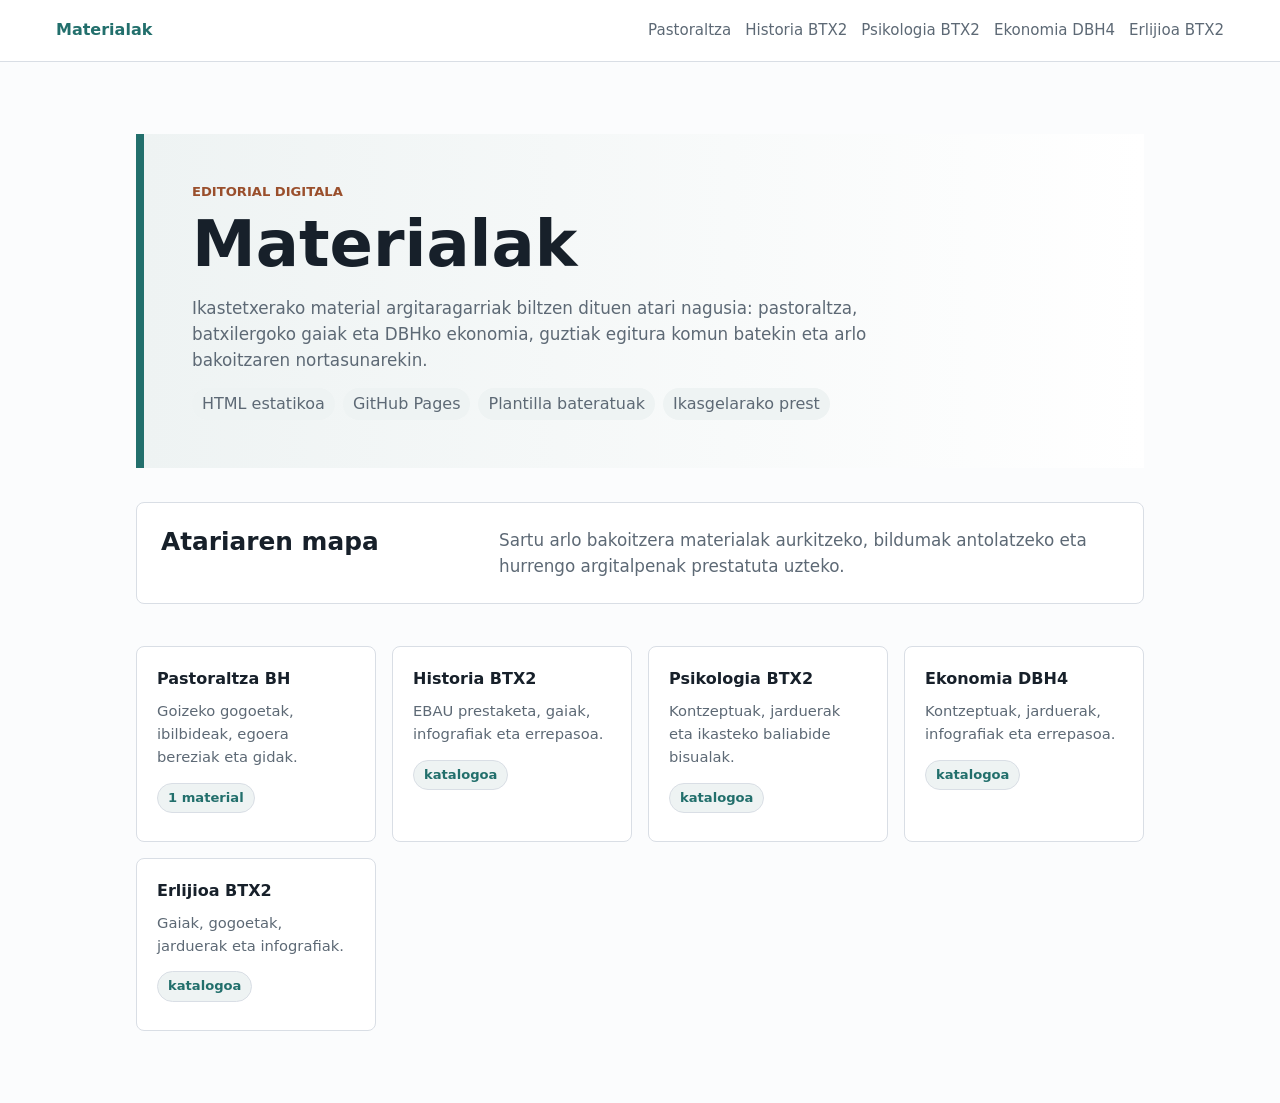
<file: docs/index.html>
<!doctype html>
<html lang="eu">
  <head>
    <meta charset="utf-8">
    <meta name="viewport" content="width=device-width, initial-scale=1">
    <title>Materialak</title>
    <link rel="stylesheet" href="assets/css/base.css">
  </head>
  <body>
    <header class="site-header">
      <a class="brand" href="./">Materialak</a>
      <nav aria-label="Atal nagusiak">
        <a href="pastoraltza/">Pastoraltza</a>
        <a href="historia-btx2/">Historia BTX2</a>
        <a href="psikologia-btx2/">Psikologia BTX2</a>
        <a href="ekonomia-dbh4/">Ekonomia DBH4</a>
        <a href="erlijioa-btx2/">Erlijioa BTX2</a>
      </nav>
    </header>

    <main class="page">
      <section class="hero hero-wide">
        <p class="eyebrow">Editorial digitala</p>
        <h1>Materialak</h1>
        <p>
          Ikastetxerako material argitaragarriak biltzen dituen atari nagusia:
          pastoraltza, batxilergoko gaiak eta DBHko ekonomia, guztiak egitura
          komun batekin eta arlo bakoitzaren nortasunarekin.
        </p>
        <div class="meta" aria-label="Argitalpen irizpideak">
          <span>HTML estatikoa</span>
          <span>GitHub Pages</span>
          <span>Plantilla bateratuak</span>
          <span>Ikasgelarako prest</span>
        </div>
      </section>

      <section class="panel">
        <div class="panel-header">
          <h2>Atariaren mapa</h2>
          <p>
            Sartu arlo bakoitzera materialak aurkitzeko, bildumak antolatzeko
            eta hurrengo argitalpenak prestatuta uzteko.
          </p>
        </div>
      </section>

      <section class="grid" aria-label="Arlo nagusiak">
        <a class="card" href="pastoraltza/">
          <span>Pastoraltza BH</span>
          <small>Goizeko gogoetak, ibilbideak, egoera bereziak eta gidak.</small>
          <span class="label">1 material</span>
        </a>
        <a class="card" href="historia-btx2/">
          <span>Historia BTX2</span>
          <small>EBAU prestaketa, gaiak, infografiak eta errepasoa.</small>
          <span class="label">katalogoa</span>
        </a>
        <a class="card" href="psikologia-btx2/">
          <span>Psikologia BTX2</span>
          <small>Kontzeptuak, jarduerak eta ikasteko baliabide bisualak.</small>
          <span class="label">katalogoa</span>
        </a>
        <a class="card" href="ekonomia-dbh4/">
          <span>Ekonomia DBH4</span>
          <small>Kontzeptuak, jarduerak, infografiak eta errepasoa.</small>
          <span class="label">katalogoa</span>
        </a>
        <a class="card" href="erlijioa-btx2/">
          <span>Erlijioa BTX2</span>
          <small>Gaiak, gogoetak, jarduerak eta infografiak.</small>
          <span class="label">katalogoa</span>
        </a>
      </section>
    </main>
  </body>
</html>
</file>
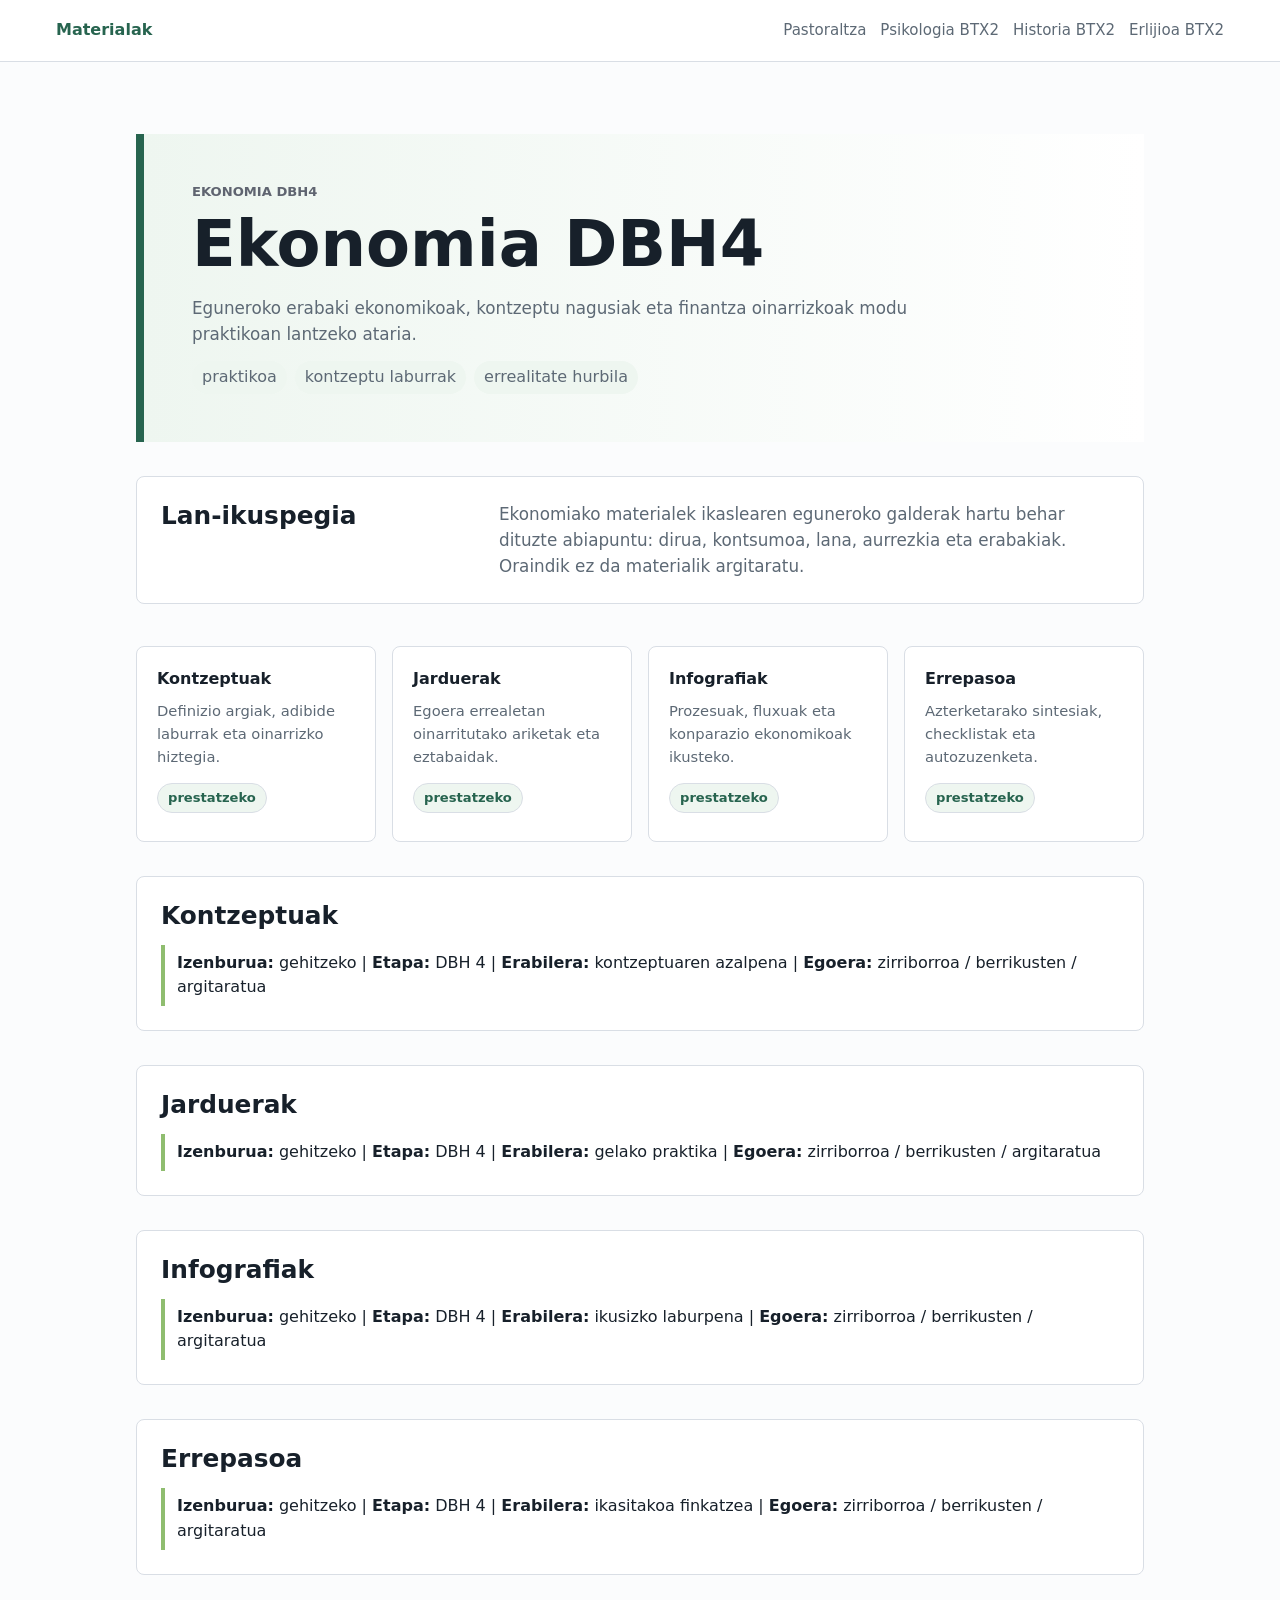
<file: docs/ekonomia-dbh4/index.html>
<!doctype html>
<html lang="eu">
  <head>
    <meta charset="utf-8">
    <meta name="viewport" content="width=device-width, initial-scale=1">
    <title>Ekonomia DBH4 - Materialak</title>
    <link rel="stylesheet" href="../assets/css/base.css">
  </head>
  <body data-area="ekonomia">
    <header class="site-header">
      <a class="brand" href="../">Materialak</a>
      <nav aria-label="Atal nagusiak">
        <a href="../pastoraltza/">Pastoraltza</a>
        <a href="../psikologia-btx2/">Psikologia BTX2</a>
        <a href="../historia-btx2/">Historia BTX2</a>
        <a href="../erlijioa-btx2/">Erlijioa BTX2</a>
      </nav>
    </header>

    <main class="page">
      <section class="hero hero-wide">
        <p class="eyebrow">Ekonomia DBH4</p>
        <h1>Ekonomia DBH4</h1>
        <p>
          Eguneroko erabaki ekonomikoak, kontzeptu nagusiak eta finantza
          oinarrizkoak modu praktikoan lantzeko ataria.
        </p>
        <div class="meta" aria-label="Ekonomia lan modua">
          <span>praktikoa</span>
          <span>kontzeptu laburrak</span>
          <span>errealitate hurbila</span>
        </div>
      </section>

      <section class="panel">
        <div class="panel-header">
          <h2>Lan-ikuspegia</h2>
          <p>
            Ekonomiako materialek ikaslearen eguneroko galderak hartu behar
            dituzte abiapuntu: dirua, kontsumoa, lana, aurrezkia eta erabakiak.
            Oraindik ez da materialik argitaratu.
          </p>
        </div>
      </section>

      <section class="grid" aria-label="Ekonomia bildumak">
        <a class="card" href="#kontzeptuak">
          <span>Kontzeptuak</span>
          <small>Definizio argiak, adibide laburrak eta oinarrizko hiztegia.</small>
          <span class="label">prestatzeko</span>
        </a>
        <a class="card" href="#jarduerak">
          <span>Jarduerak</span>
          <small>Egoera errealetan oinarritutako ariketak eta eztabaidak.</small>
          <span class="label">prestatzeko</span>
        </a>
        <a class="card" href="#infografiak">
          <span>Infografiak</span>
          <small>Prozesuak, fluxuak eta konparazio ekonomikoak ikusteko.</small>
          <span class="label">prestatzeko</span>
        </a>
        <a class="card" href="#errepasoa">
          <span>Errepasoa</span>
          <small>Azterketarako sintesiak, checklistak eta autozuzenketa.</small>
          <span class="label">prestatzeko</span>
        </a>
      </section>

      <section class="panel" id="kontzeptuak">
        <h2>Kontzeptuak</h2>
        <ul class="list">
          <li><strong>Izenburua:</strong> gehitzeko | <strong>Etapa:</strong> DBH 4 | <strong>Erabilera:</strong> kontzeptuaren azalpena | <strong>Egoera:</strong> zirriborroa / berrikusten / argitaratua</li>
        </ul>
      </section>

      <section class="panel" id="jarduerak">
        <h2>Jarduerak</h2>
        <ul class="list">
          <li><strong>Izenburua:</strong> gehitzeko | <strong>Etapa:</strong> DBH 4 | <strong>Erabilera:</strong> gelako praktika | <strong>Egoera:</strong> zirriborroa / berrikusten / argitaratua</li>
        </ul>
      </section>

      <section class="panel" id="infografiak">
        <h2>Infografiak</h2>
        <ul class="list">
          <li><strong>Izenburua:</strong> gehitzeko | <strong>Etapa:</strong> DBH 4 | <strong>Erabilera:</strong> ikusizko laburpena | <strong>Egoera:</strong> zirriborroa / berrikusten / argitaratua</li>
        </ul>
      </section>

      <section class="panel" id="errepasoa">
        <h2>Errepasoa</h2>
        <ul class="list">
          <li><strong>Izenburua:</strong> gehitzeko | <strong>Etapa:</strong> DBH 4 | <strong>Erabilera:</strong> ikasitakoa finkatzea | <strong>Egoera:</strong> zirriborroa / berrikusten / argitaratua</li>
        </ul>
      </section>
    </main>
  </body>
</html>
</file>
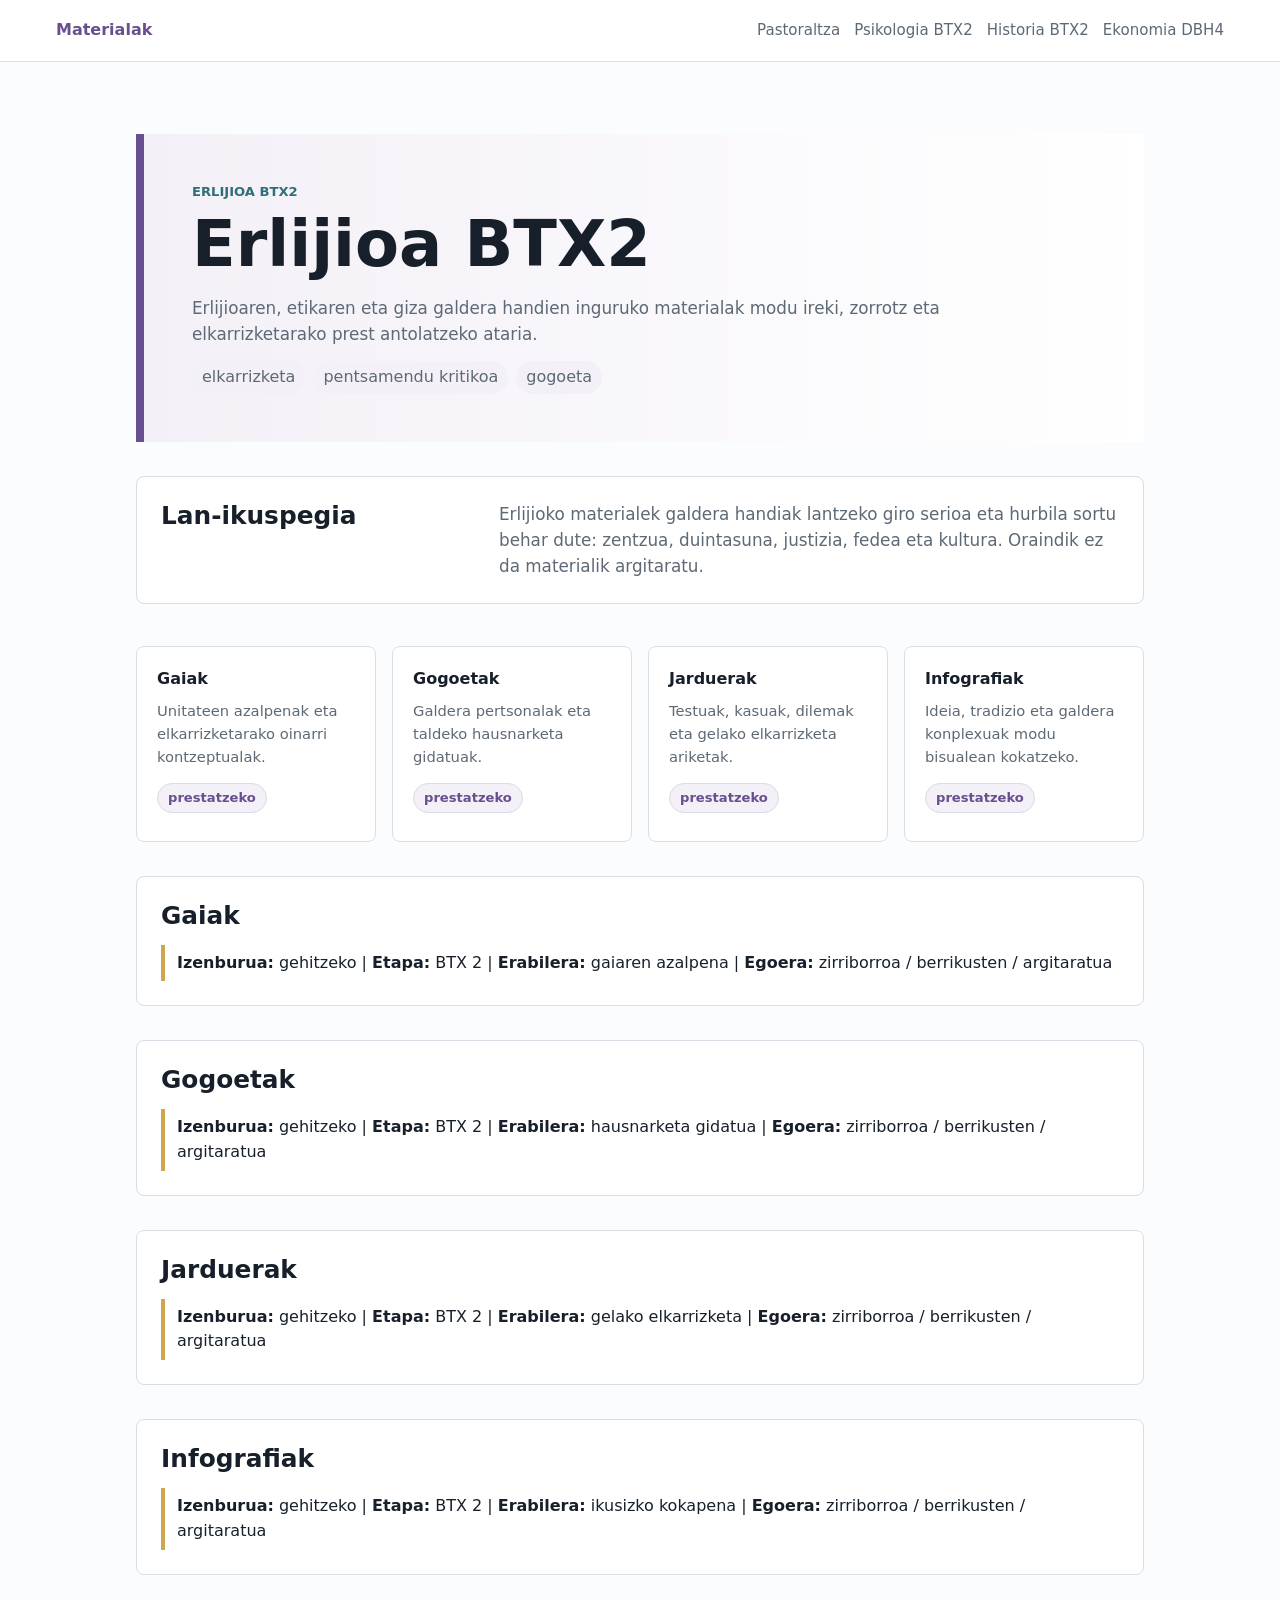
<file: docs/erlijioa-btx2/index.html>
<!doctype html>
<html lang="eu">
  <head>
    <meta charset="utf-8">
    <meta name="viewport" content="width=device-width, initial-scale=1">
    <title>Erlijioa BTX2 - Materialak</title>
    <link rel="stylesheet" href="../assets/css/base.css">
  </head>
  <body data-area="erlijioa">
    <header class="site-header">
      <a class="brand" href="../">Materialak</a>
      <nav aria-label="Atal nagusiak">
        <a href="../pastoraltza/">Pastoraltza</a>
        <a href="../psikologia-btx2/">Psikologia BTX2</a>
        <a href="../historia-btx2/">Historia BTX2</a>
        <a href="../ekonomia-dbh4/">Ekonomia DBH4</a>
      </nav>
    </header>

    <main class="page">
      <section class="hero hero-wide">
        <p class="eyebrow">Erlijioa BTX2</p>
        <h1>Erlijioa BTX2</h1>
        <p>
          Erlijioaren, etikaren eta giza galdera handien inguruko materialak
          modu ireki, zorrotz eta elkarrizketarako prest antolatzeko ataria.
        </p>
        <div class="meta" aria-label="Erlijioa lan modua">
          <span>elkarrizketa</span>
          <span>pentsamendu kritikoa</span>
          <span>gogoeta</span>
        </div>
      </section>

      <section class="panel">
        <div class="panel-header">
          <h2>Lan-ikuspegia</h2>
          <p>
            Erlijioko materialek galdera handiak lantzeko giro serioa eta
            hurbila sortu behar dute: zentzua, duintasuna, justizia, fedea eta
            kultura. Oraindik ez da materialik argitaratu.
          </p>
        </div>
      </section>

      <section class="grid" aria-label="Erlijioa bildumak">
        <a class="card" href="#gaiak">
          <span>Gaiak</span>
          <small>Unitateen azalpenak eta elkarrizketarako oinarri kontzeptualak.</small>
          <span class="label">prestatzeko</span>
        </a>
        <a class="card" href="#gogoetak">
          <span>Gogoetak</span>
          <small>Galdera pertsonalak eta taldeko hausnarketa gidatuak.</small>
          <span class="label">prestatzeko</span>
        </a>
        <a class="card" href="#jarduerak">
          <span>Jarduerak</span>
          <small>Testuak, kasuak, dilemak eta gelako elkarrizketa ariketak.</small>
          <span class="label">prestatzeko</span>
        </a>
        <a class="card" href="#infografiak">
          <span>Infografiak</span>
          <small>Ideia, tradizio eta galdera konplexuak modu bisualean kokatzeko.</small>
          <span class="label">prestatzeko</span>
        </a>
      </section>

      <section class="panel" id="gaiak">
        <h2>Gaiak</h2>
        <ul class="list">
          <li><strong>Izenburua:</strong> gehitzeko | <strong>Etapa:</strong> BTX 2 | <strong>Erabilera:</strong> gaiaren azalpena | <strong>Egoera:</strong> zirriborroa / berrikusten / argitaratua</li>
        </ul>
      </section>

      <section class="panel" id="gogoetak">
        <h2>Gogoetak</h2>
        <ul class="list">
          <li><strong>Izenburua:</strong> gehitzeko | <strong>Etapa:</strong> BTX 2 | <strong>Erabilera:</strong> hausnarketa gidatua | <strong>Egoera:</strong> zirriborroa / berrikusten / argitaratua</li>
        </ul>
      </section>

      <section class="panel" id="jarduerak">
        <h2>Jarduerak</h2>
        <ul class="list">
          <li><strong>Izenburua:</strong> gehitzeko | <strong>Etapa:</strong> BTX 2 | <strong>Erabilera:</strong> gelako elkarrizketa | <strong>Egoera:</strong> zirriborroa / berrikusten / argitaratua</li>
        </ul>
      </section>

      <section class="panel" id="infografiak">
        <h2>Infografiak</h2>
        <ul class="list">
          <li><strong>Izenburua:</strong> gehitzeko | <strong>Etapa:</strong> BTX 2 | <strong>Erabilera:</strong> ikusizko kokapena | <strong>Egoera:</strong> zirriborroa / berrikusten / argitaratua</li>
        </ul>
      </section>
    </main>
  </body>
</html>
</file>
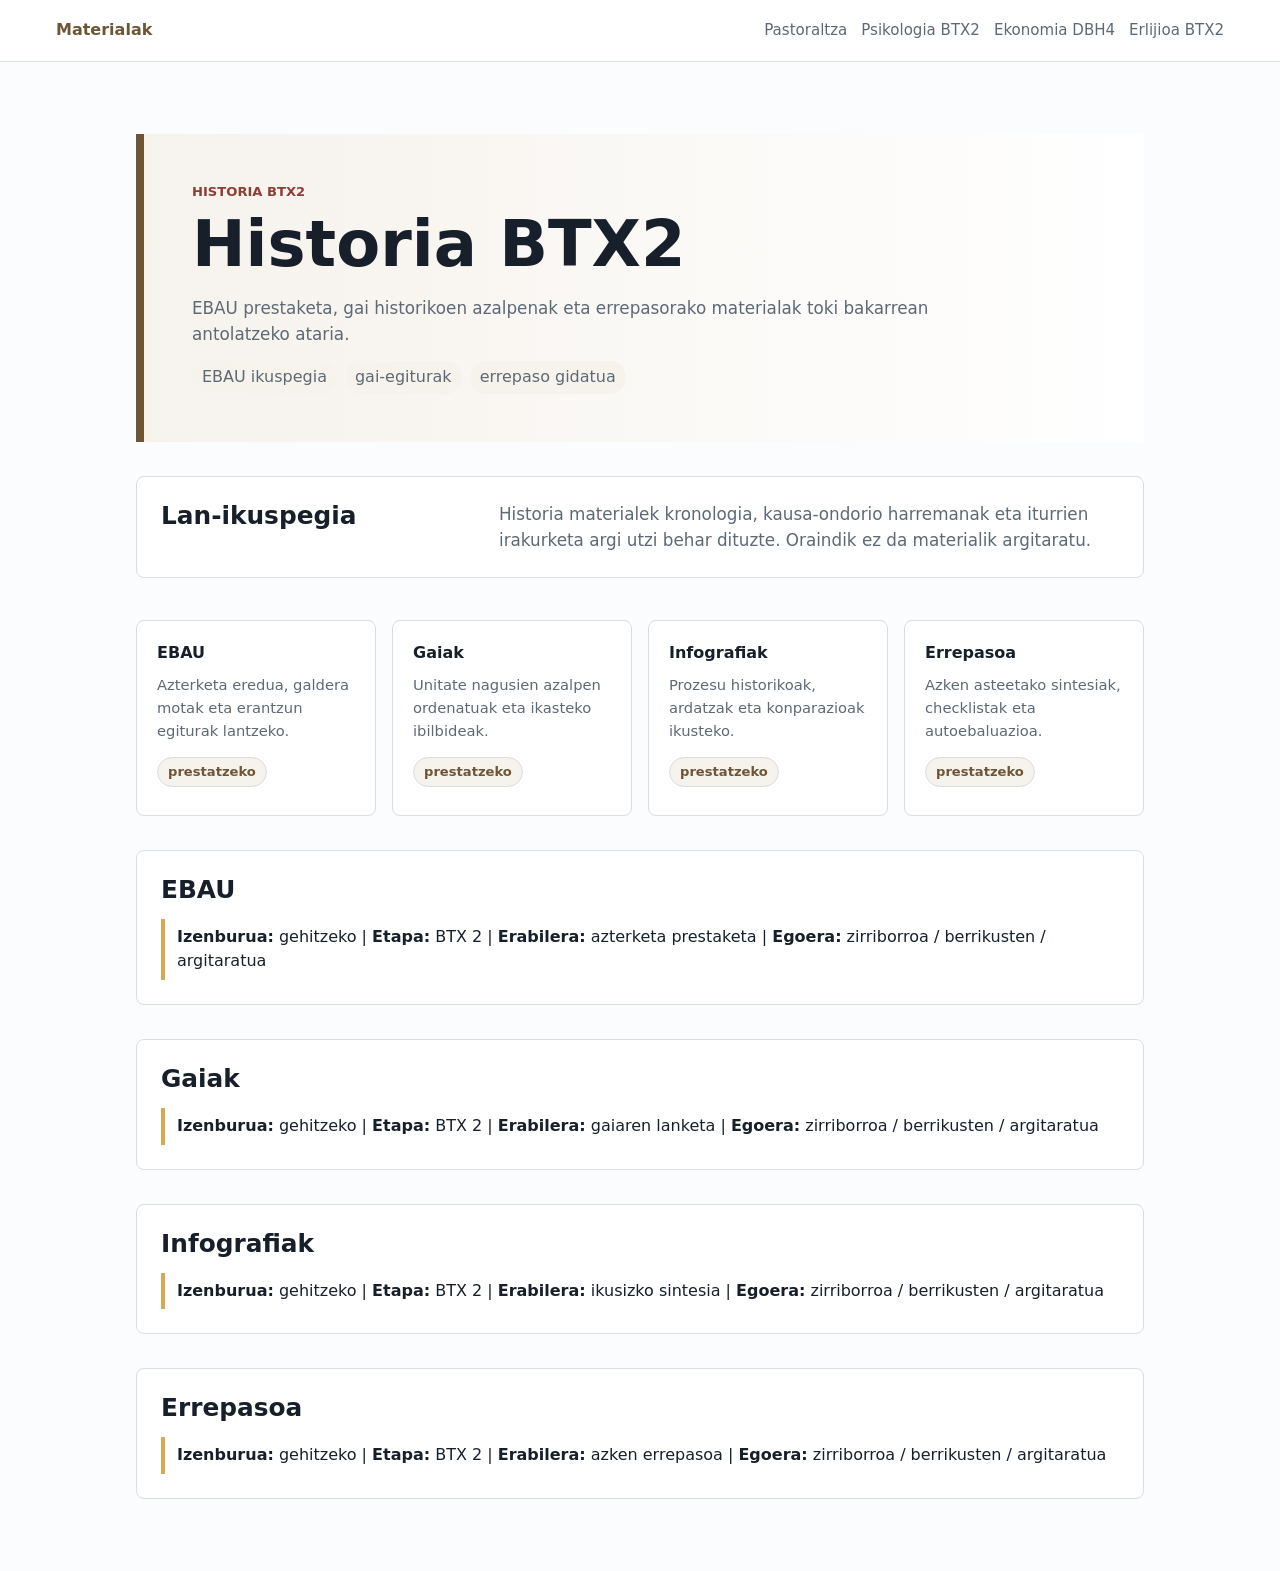
<file: docs/historia-btx2/index.html>
<!doctype html>
<html lang="eu">
  <head>
    <meta charset="utf-8">
    <meta name="viewport" content="width=device-width, initial-scale=1">
    <title>Historia BTX2 - Materialak</title>
    <link rel="stylesheet" href="../assets/css/base.css">
  </head>
  <body data-area="historia">
    <header class="site-header">
      <a class="brand" href="../">Materialak</a>
      <nav aria-label="Atal nagusiak">
        <a href="../pastoraltza/">Pastoraltza</a>
        <a href="../psikologia-btx2/">Psikologia BTX2</a>
        <a href="../ekonomia-dbh4/">Ekonomia DBH4</a>
        <a href="../erlijioa-btx2/">Erlijioa BTX2</a>
      </nav>
    </header>

    <main class="page">
      <section class="hero hero-wide">
        <p class="eyebrow">Historia BTX2</p>
        <h1>Historia BTX2</h1>
        <p>
          EBAU prestaketa, gai historikoen azalpenak eta errepasorako materialak
          toki bakarrean antolatzeko ataria.
        </p>
        <div class="meta" aria-label="Historia lan modua">
          <span>EBAU ikuspegia</span>
          <span>gai-egiturak</span>
          <span>errepaso gidatua</span>
        </div>
      </section>

      <section class="panel">
        <div class="panel-header">
          <h2>Lan-ikuspegia</h2>
          <p>
            Historia materialek kronologia, kausa-ondorio harremanak eta
            iturrien irakurketa argi utzi behar dituzte. Oraindik ez da
            materialik argitaratu.
          </p>
        </div>
      </section>

      <section class="grid" aria-label="Historia bildumak">
        <a class="card" href="#ebau">
          <span>EBAU</span>
          <small>Azterketa eredua, galdera motak eta erantzun egiturak lantzeko.</small>
          <span class="label">prestatzeko</span>
        </a>
        <a class="card" href="#gaiak">
          <span>Gaiak</span>
          <small>Unitate nagusien azalpen ordenatuak eta ikasteko ibilbideak.</small>
          <span class="label">prestatzeko</span>
        </a>
        <a class="card" href="#infografiak">
          <span>Infografiak</span>
          <small>Prozesu historikoak, ardatzak eta konparazioak ikusteko.</small>
          <span class="label">prestatzeko</span>
        </a>
        <a class="card" href="#errepasoa">
          <span>Errepasoa</span>
          <small>Azken asteetako sintesiak, checklistak eta autoebaluazioa.</small>
          <span class="label">prestatzeko</span>
        </a>
      </section>

      <section class="panel" id="ebau">
        <h2>EBAU</h2>
        <ul class="list">
          <li><strong>Izenburua:</strong> gehitzeko | <strong>Etapa:</strong> BTX 2 | <strong>Erabilera:</strong> azterketa prestaketa | <strong>Egoera:</strong> zirriborroa / berrikusten / argitaratua</li>
        </ul>
      </section>

      <section class="panel" id="gaiak">
        <h2>Gaiak</h2>
        <ul class="list">
          <li><strong>Izenburua:</strong> gehitzeko | <strong>Etapa:</strong> BTX 2 | <strong>Erabilera:</strong> gaiaren lanketa | <strong>Egoera:</strong> zirriborroa / berrikusten / argitaratua</li>
        </ul>
      </section>

      <section class="panel" id="infografiak">
        <h2>Infografiak</h2>
        <ul class="list">
          <li><strong>Izenburua:</strong> gehitzeko | <strong>Etapa:</strong> BTX 2 | <strong>Erabilera:</strong> ikusizko sintesia | <strong>Egoera:</strong> zirriborroa / berrikusten / argitaratua</li>
        </ul>
      </section>

      <section class="panel" id="errepasoa">
        <h2>Errepasoa</h2>
        <ul class="list">
          <li><strong>Izenburua:</strong> gehitzeko | <strong>Etapa:</strong> BTX 2 | <strong>Erabilera:</strong> azken errepasoa | <strong>Egoera:</strong> zirriborroa / berrikusten / argitaratua</li>
        </ul>
      </section>
    </main>
  </body>
</html>
</file>
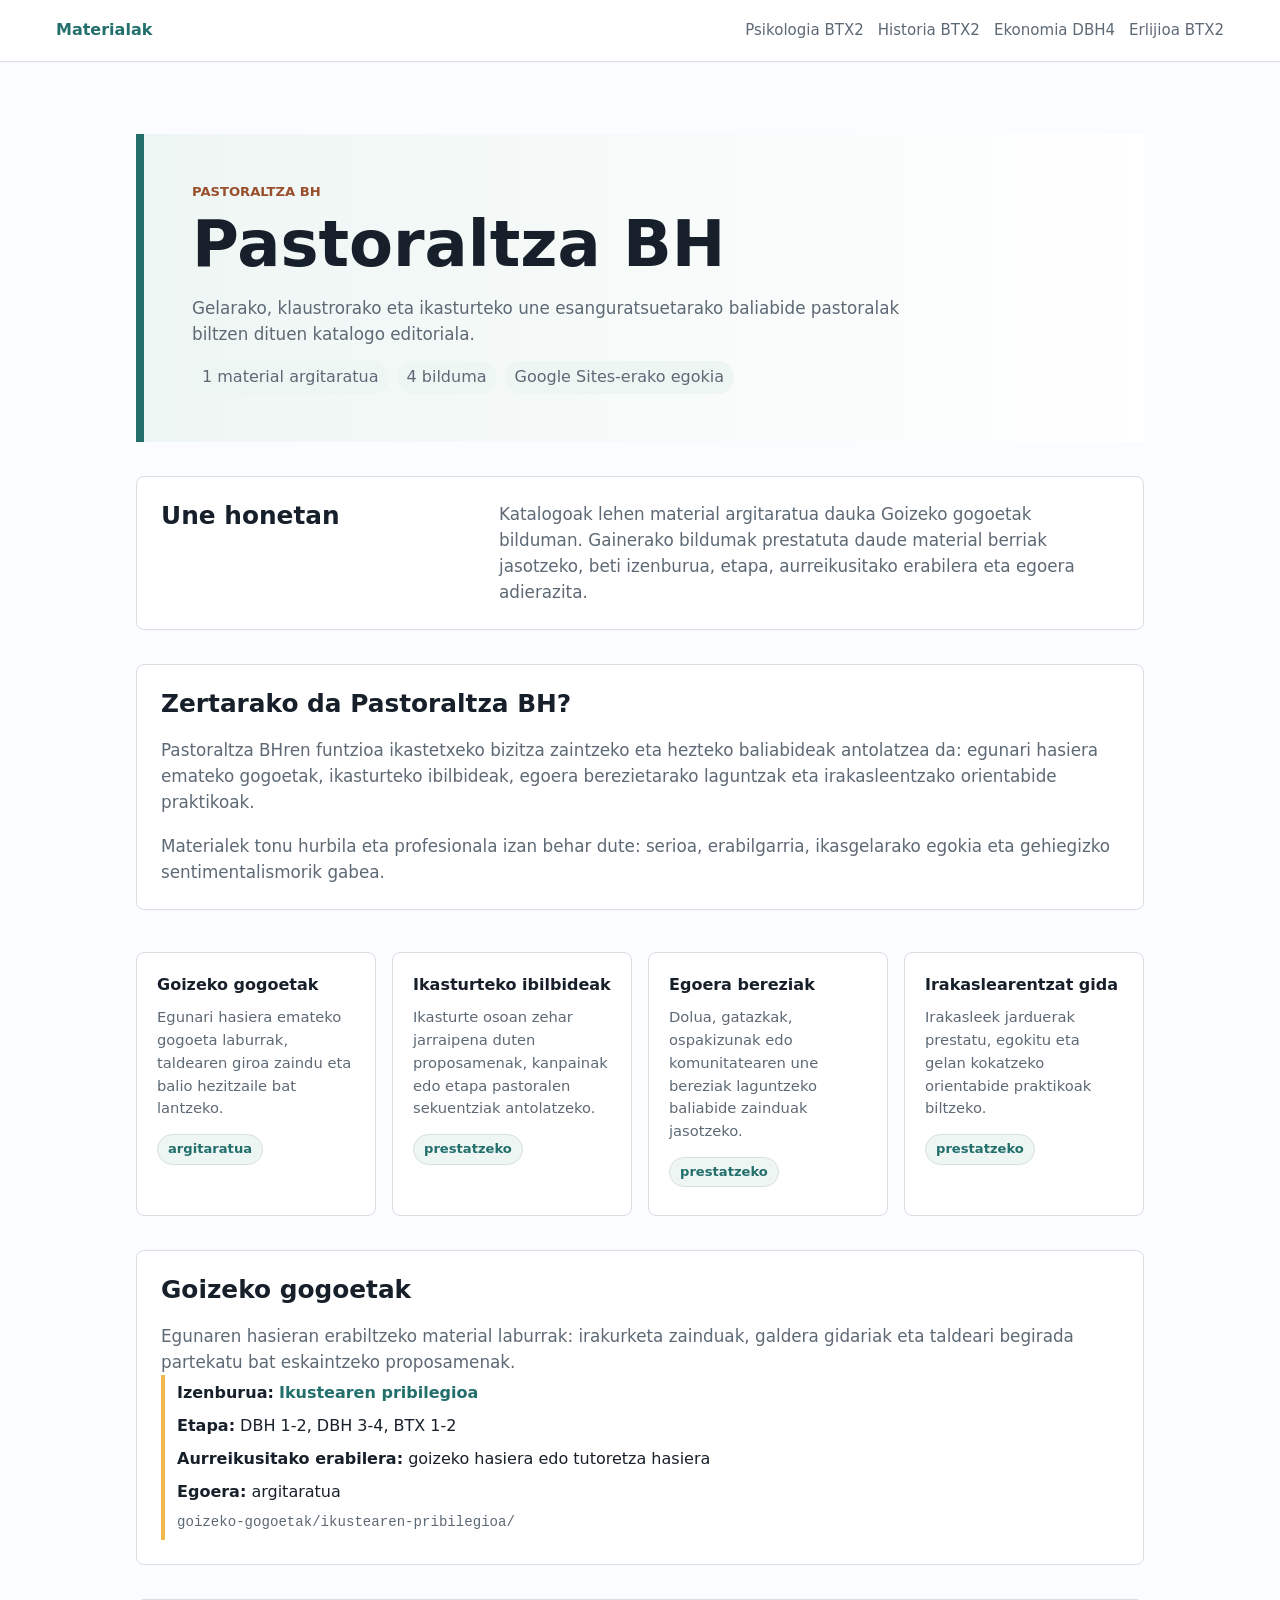
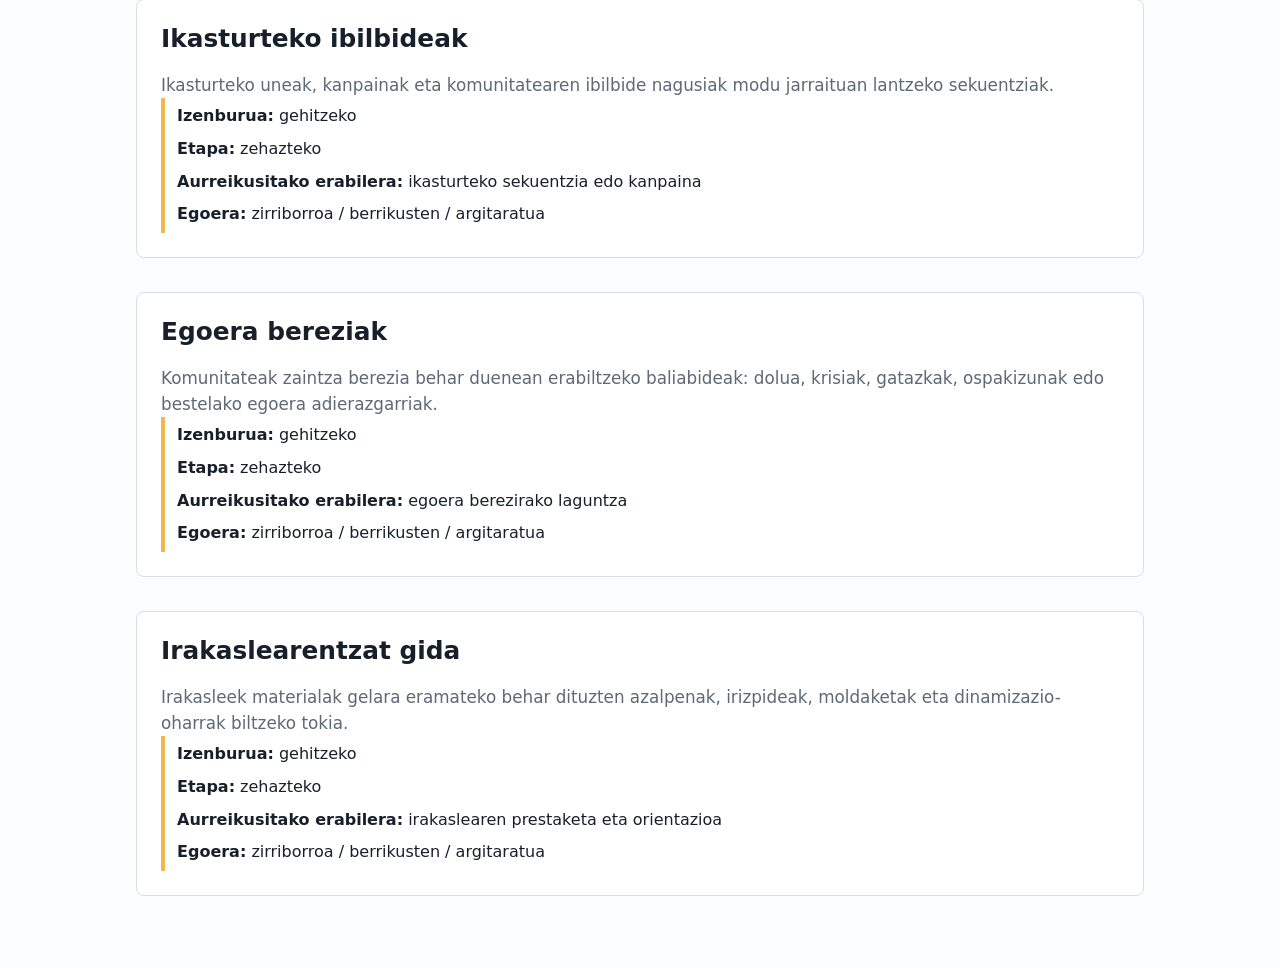
<file: docs/pastoraltza/index.html>
<!doctype html>
<html lang="eu">
  <head>
    <meta charset="utf-8">
    <meta name="viewport" content="width=device-width, initial-scale=1">
    <title>Pastoraltza - Materialak</title>
    <link rel="stylesheet" href="../assets/css/base.css">
  </head>
  <body data-area="pastoraltza">
    <header class="site-header">
      <a class="brand" href="../">Materialak</a>
      <nav aria-label="Atal nagusiak">
        <a href="../psikologia-btx2/">Psikologia BTX2</a>
        <a href="../historia-btx2/">Historia BTX2</a>
        <a href="../ekonomia-dbh4/">Ekonomia DBH4</a>
        <a href="../erlijioa-btx2/">Erlijioa BTX2</a>
      </nav>
    </header>
    <main class="page">
      <section class="hero hero-wide">
        <p class="eyebrow">Pastoraltza BH</p>
        <h1>Pastoraltza BH</h1>
        <p>
          Gelarako, klaustrorako eta ikasturteko une esanguratsuetarako
          baliabide pastoralak biltzen dituen katalogo editoriala.
        </p>
        <div class="meta" aria-label="Pastoraltza egoera">
          <span>1 material argitaratua</span>
          <span>4 bilduma</span>
          <span>Google Sites-erako egokia</span>
        </div>
      </section>

      <section class="panel">
        <div class="panel-header">
          <h2>Une honetan</h2>
          <p>
            Katalogoak lehen material argitaratua dauka Goizeko gogoetak
            bilduman. Gainerako bildumak prestatuta daude material berriak
            jasotzeko, beti izenburua, etapa, aurreikusitako erabilera eta
            egoera adierazita.
          </p>
        </div>
      </section>

      <section class="panel">
        <h2>Zertarako da Pastoraltza BH?</h2>
        <p>
          Pastoraltza BHren funtzioa ikastetxeko bizitza zaintzeko eta
          hezteko baliabideak antolatzea da: egunari hasiera emateko
          gogoetak, ikasturteko ibilbideak, egoera berezietarako laguntzak eta
          irakasleentzako orientabide praktikoak.
        </p>
        <p>
          Materialek tonu hurbila eta profesionala izan behar dute: serioa,
          erabilgarria, ikasgelarako egokia eta gehiegizko sentimentalismorik
          gabea.
        </p>
      </section>

      <section class="grid" aria-label="Pastoraltza bildumak">
        <a class="card" href="#goizeko-gogoetak">
          <span>Goizeko gogoetak</span>
          <small>
            Egunari hasiera emateko gogoeta laburrak, taldearen giroa zaindu
            eta balio hezitzaile bat lantzeko.
          </small>
          <span class="label">argitaratua</span>
        </a>
        <a class="card" href="#ikasturteko-ibilbideak">
          <span>Ikasturteko ibilbideak</span>
          <small>
            Ikasturte osoan zehar jarraipena duten proposamenak, kanpainak edo
            etapa pastoralen sekuentziak antolatzeko.
          </small>
          <span class="label">prestatzeko</span>
        </a>
        <a class="card" href="#egoera-bereziak">
          <span>Egoera bereziak</span>
          <small>
            Dolua, gatazkak, ospakizunak edo komunitatearen une bereziak
            laguntzeko baliabide zainduak jasotzeko.
          </small>
          <span class="label">prestatzeko</span>
        </a>
        <a class="card" href="#irakaslearentzat-gida">
          <span>Irakaslearentzat gida</span>
          <small>
            Irakasleek jarduerak prestatu, egokitu eta gelan kokatzeko
            orientabide praktikoak biltzeko.
          </small>
          <span class="label">prestatzeko</span>
        </a>
      </section>

      <section class="panel" id="goizeko-gogoetak">
        <h2>Goizeko gogoetak</h2>
        <p>
          Egunaren hasieran erabiltzeko material laburrak: irakurketa
          zainduak, galdera gidariak eta taldeari begirada partekatu bat
          eskaintzeko proposamenak.
        </p>
        <ul class="list" aria-label="Goizeko gogoetak materialak">
          <li class="catalog-item">
            <span>
              <strong>Izenburua:</strong>
              <a href="goizeko-gogoetak/ikustearen-pribilegioa/">Ikustearen pribilegioa</a>
            </span>
            <span><strong>Etapa:</strong> DBH 1-2, DBH 3-4, BTX 1-2</span>
            <span><strong>Aurreikusitako erabilera:</strong> goizeko hasiera edo tutoretza hasiera</span>
            <span><strong>Egoera:</strong> argitaratua</span>
            <span class="path">goizeko-gogoetak/ikustearen-pribilegioa/</span>
          </li>
        </ul>
      </section>

      <section class="panel" id="ikasturteko-ibilbideak">
        <h2>Ikasturteko ibilbideak</h2>
        <p>
          Ikasturteko uneak, kanpainak eta komunitatearen ibilbide nagusiak
          modu jarraituan lantzeko sekuentziak.
        </p>
        <ul class="list" aria-label="Ikasturteko ibilbideak materialak">
          <li class="catalog-item">
            <span><strong>Izenburua:</strong> gehitzeko</span>
            <span><strong>Etapa:</strong> zehazteko</span>
            <span><strong>Aurreikusitako erabilera:</strong> ikasturteko sekuentzia edo kanpaina</span>
            <span><strong>Egoera:</strong> zirriborroa / berrikusten / argitaratua</span>
          </li>
        </ul>
      </section>

      <section class="panel" id="egoera-bereziak">
        <h2>Egoera bereziak</h2>
        <p>
          Komunitateak zaintza berezia behar duenean erabiltzeko baliabideak:
          dolua, krisiak, gatazkak, ospakizunak edo bestelako egoera
          adierazgarriak.
        </p>
        <ul class="list" aria-label="Egoera bereziak materialak">
          <li class="catalog-item">
            <span><strong>Izenburua:</strong> gehitzeko</span>
            <span><strong>Etapa:</strong> zehazteko</span>
            <span><strong>Aurreikusitako erabilera:</strong> egoera berezirako laguntza</span>
            <span><strong>Egoera:</strong> zirriborroa / berrikusten / argitaratua</span>
          </li>
        </ul>
      </section>

      <section class="panel" id="irakaslearentzat-gida">
        <h2>Irakaslearentzat gida</h2>
        <p>
          Irakasleek materialak gelara eramateko behar dituzten azalpenak,
          irizpideak, moldaketak eta dinamizazio-oharrak biltzeko tokia.
        </p>
        <ul class="list" aria-label="Irakaslearentzat gida materialak">
          <li class="catalog-item">
            <span><strong>Izenburua:</strong> gehitzeko</span>
            <span><strong>Etapa:</strong> zehazteko</span>
            <span><strong>Aurreikusitako erabilera:</strong> irakaslearen prestaketa eta orientazioa</span>
            <span><strong>Egoera:</strong> zirriborroa / berrikusten / argitaratua</span>
          </li>
        </ul>
      </section>
    </main>
  </body>
</html>
</file>
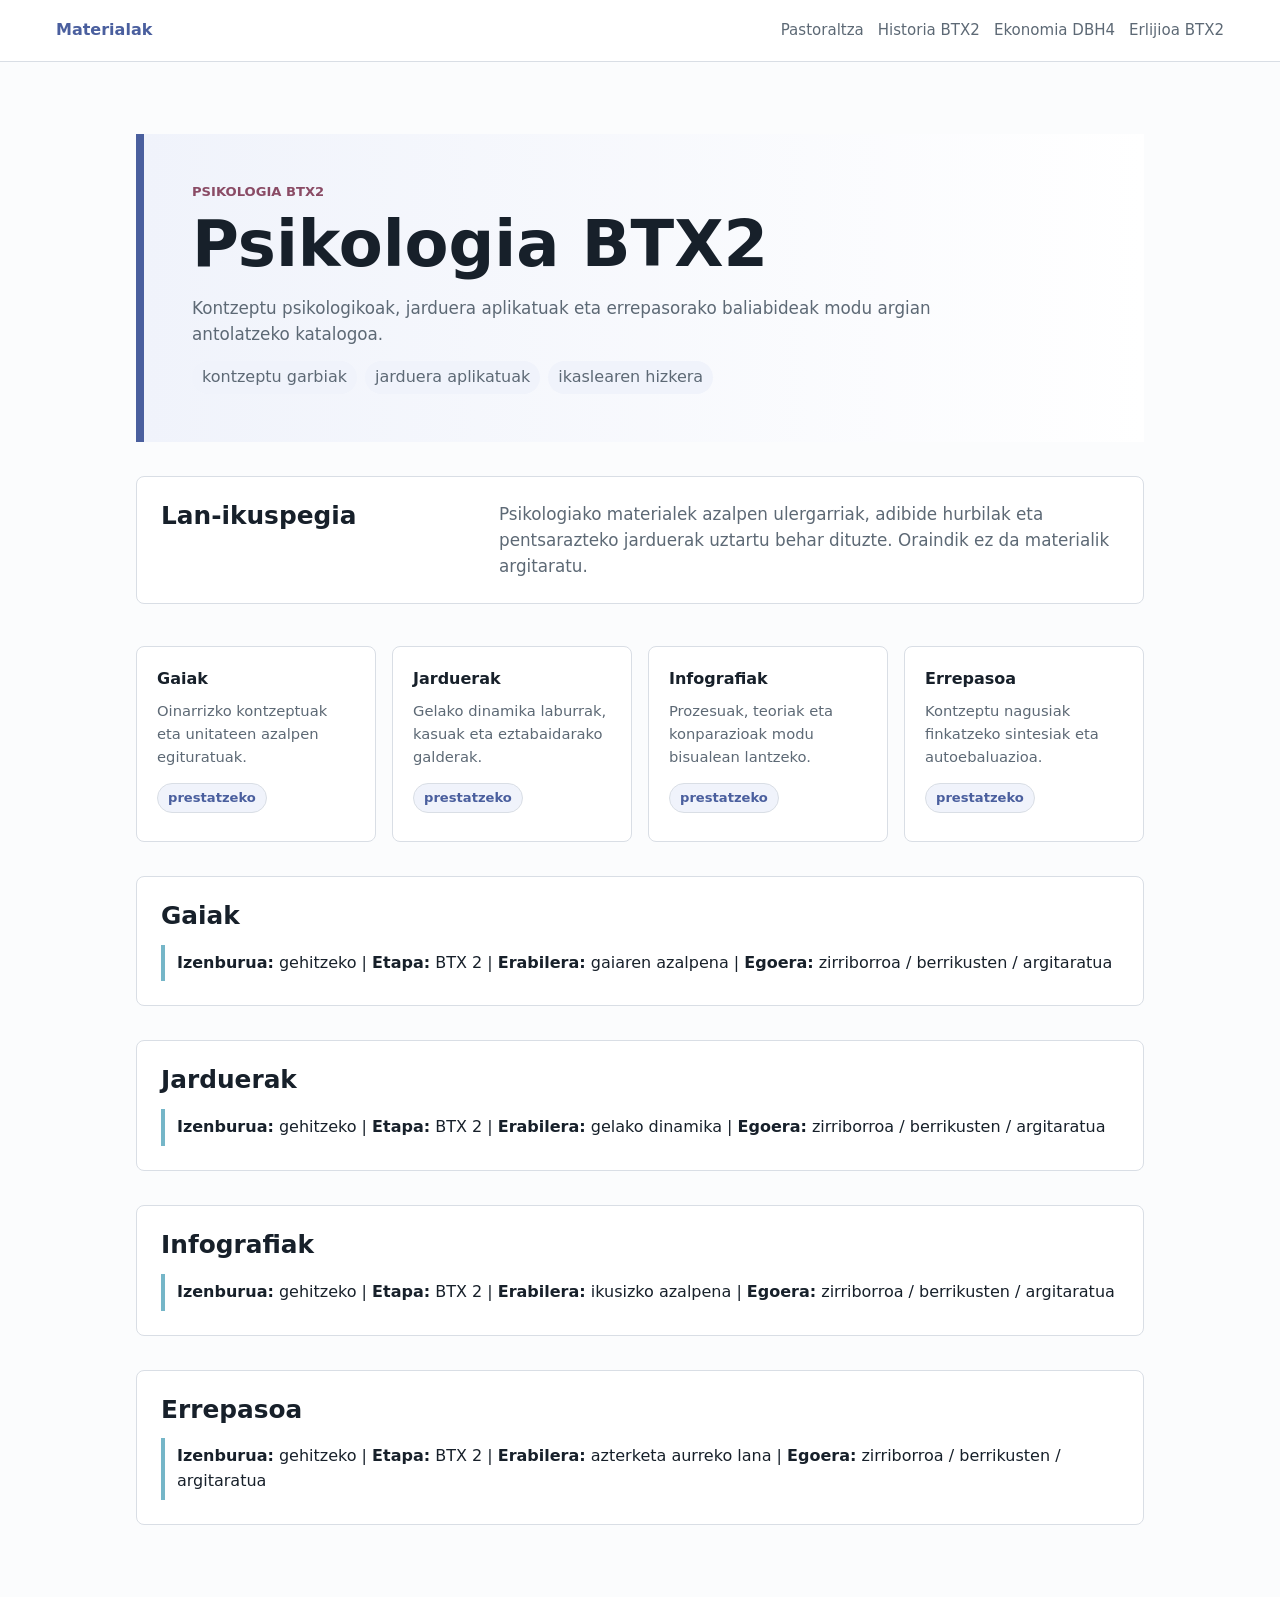
<file: docs/psikologia-btx2/index.html>
<!doctype html>
<html lang="eu">
  <head>
    <meta charset="utf-8">
    <meta name="viewport" content="width=device-width, initial-scale=1">
    <title>Psikologia BTX2 - Materialak</title>
    <link rel="stylesheet" href="../assets/css/base.css">
  </head>
  <body data-area="psikologia">
    <header class="site-header">
      <a class="brand" href="../">Materialak</a>
      <nav aria-label="Atal nagusiak">
        <a href="../pastoraltza/">Pastoraltza</a>
        <a href="../historia-btx2/">Historia BTX2</a>
        <a href="../ekonomia-dbh4/">Ekonomia DBH4</a>
        <a href="../erlijioa-btx2/">Erlijioa BTX2</a>
      </nav>
    </header>

    <main class="page">
      <section class="hero hero-wide">
        <p class="eyebrow">Psikologia BTX2</p>
        <h1>Psikologia BTX2</h1>
        <p>
          Kontzeptu psikologikoak, jarduera aplikatuak eta errepasorako
          baliabideak modu argian antolatzeko katalogoa.
        </p>
        <div class="meta" aria-label="Psikologia lan modua">
          <span>kontzeptu garbiak</span>
          <span>jarduera aplikatuak</span>
          <span>ikaslearen hizkera</span>
        </div>
      </section>

      <section class="panel">
        <div class="panel-header">
          <h2>Lan-ikuspegia</h2>
          <p>
            Psikologiako materialek azalpen ulergarriak, adibide hurbilak eta
            pentsarazteko jarduerak uztartu behar dituzte. Oraindik ez da
            materialik argitaratu.
          </p>
        </div>
      </section>

      <section class="grid" aria-label="Psikologia bildumak">
        <a class="card" href="#gaiak">
          <span>Gaiak</span>
          <small>Oinarrizko kontzeptuak eta unitateen azalpen egituratuak.</small>
          <span class="label">prestatzeko</span>
        </a>
        <a class="card" href="#jarduerak">
          <span>Jarduerak</span>
          <small>Gelako dinamika laburrak, kasuak eta eztabaidarako galderak.</small>
          <span class="label">prestatzeko</span>
        </a>
        <a class="card" href="#infografiak">
          <span>Infografiak</span>
          <small>Prozesuak, teoriak eta konparazioak modu bisualean lantzeko.</small>
          <span class="label">prestatzeko</span>
        </a>
        <a class="card" href="#errepasoa">
          <span>Errepasoa</span>
          <small>Kontzeptu nagusiak finkatzeko sintesiak eta autoebaluazioa.</small>
          <span class="label">prestatzeko</span>
        </a>
      </section>

      <section class="panel" id="gaiak">
        <h2>Gaiak</h2>
        <ul class="list">
          <li><strong>Izenburua:</strong> gehitzeko | <strong>Etapa:</strong> BTX 2 | <strong>Erabilera:</strong> gaiaren azalpena | <strong>Egoera:</strong> zirriborroa / berrikusten / argitaratua</li>
        </ul>
      </section>

      <section class="panel" id="jarduerak">
        <h2>Jarduerak</h2>
        <ul class="list">
          <li><strong>Izenburua:</strong> gehitzeko | <strong>Etapa:</strong> BTX 2 | <strong>Erabilera:</strong> gelako dinamika | <strong>Egoera:</strong> zirriborroa / berrikusten / argitaratua</li>
        </ul>
      </section>

      <section class="panel" id="infografiak">
        <h2>Infografiak</h2>
        <ul class="list">
          <li><strong>Izenburua:</strong> gehitzeko | <strong>Etapa:</strong> BTX 2 | <strong>Erabilera:</strong> ikusizko azalpena | <strong>Egoera:</strong> zirriborroa / berrikusten / argitaratua</li>
        </ul>
      </section>

      <section class="panel" id="errepasoa">
        <h2>Errepasoa</h2>
        <ul class="list">
          <li><strong>Izenburua:</strong> gehitzeko | <strong>Etapa:</strong> BTX 2 | <strong>Erabilera:</strong> azterketa aurreko lana | <strong>Egoera:</strong> zirriborroa / berrikusten / argitaratua</li>
        </ul>
      </section>
    </main>
  </body>
</html>
</file>
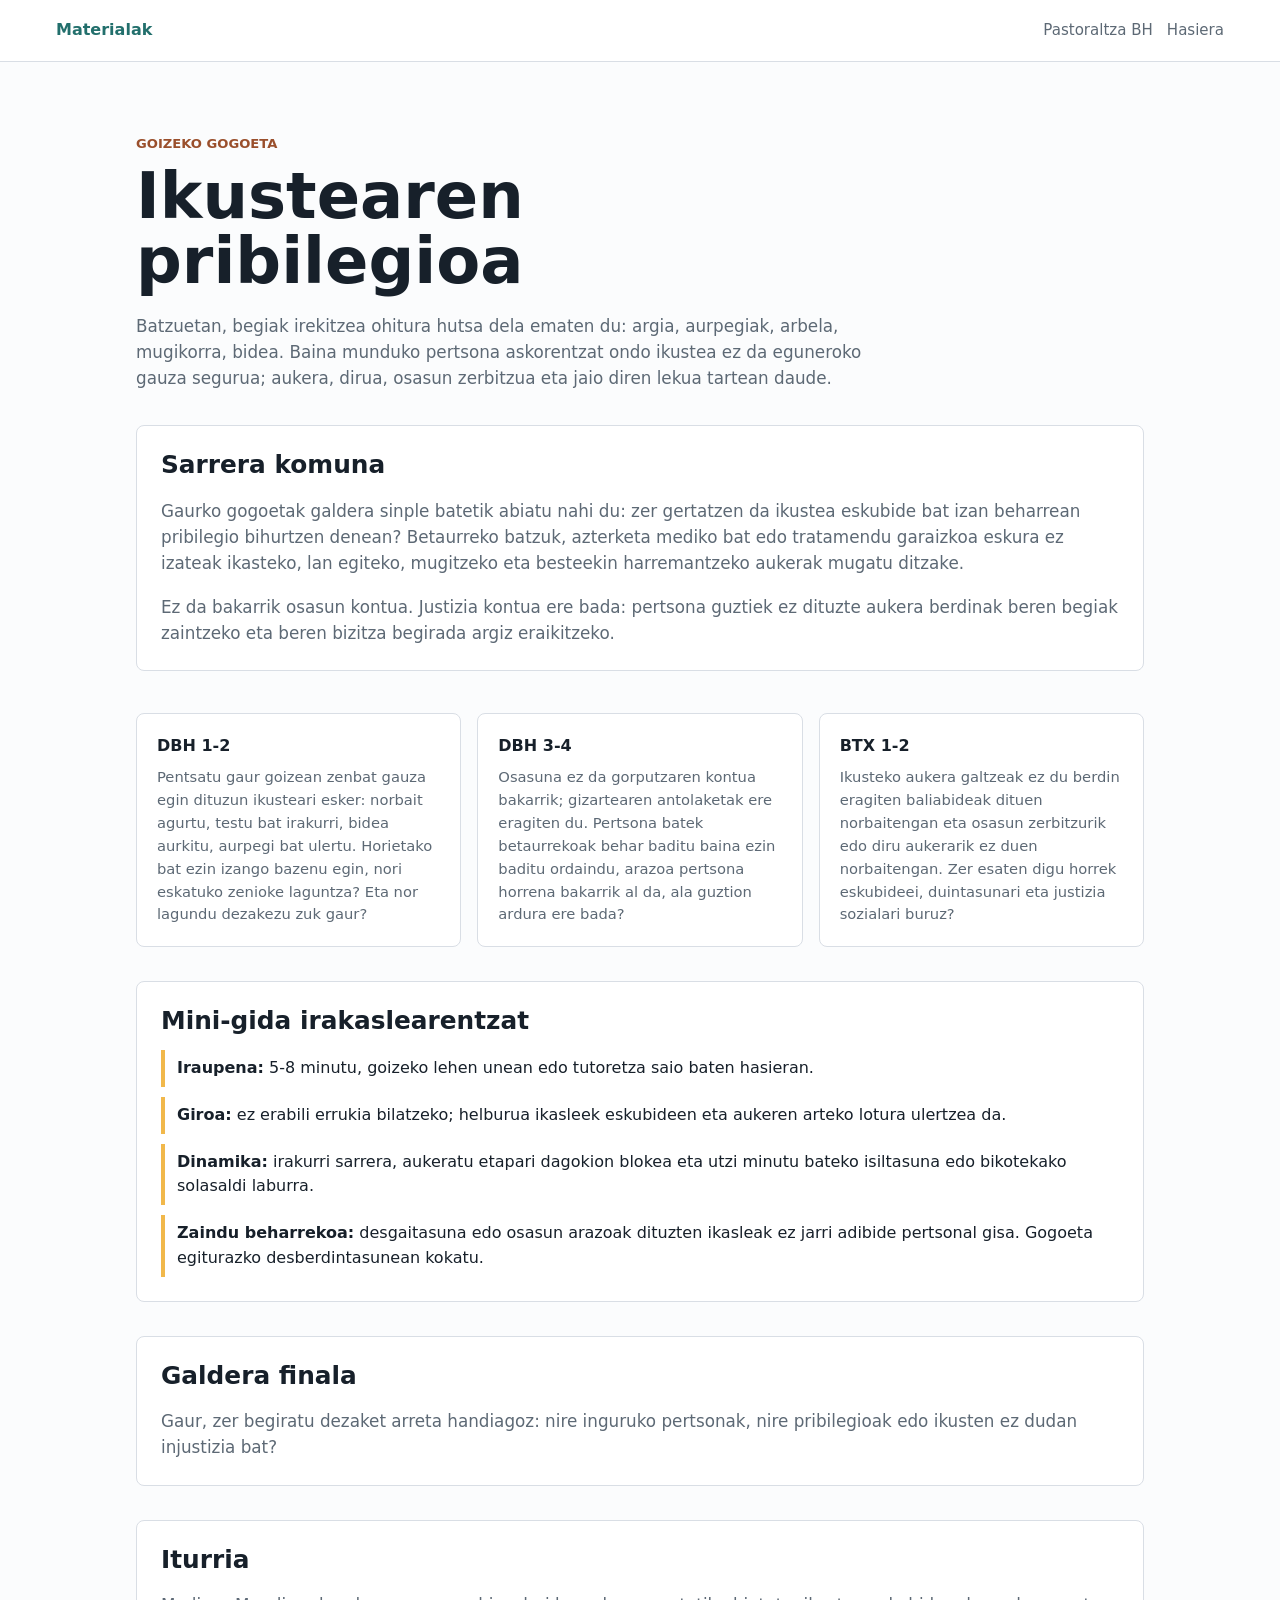
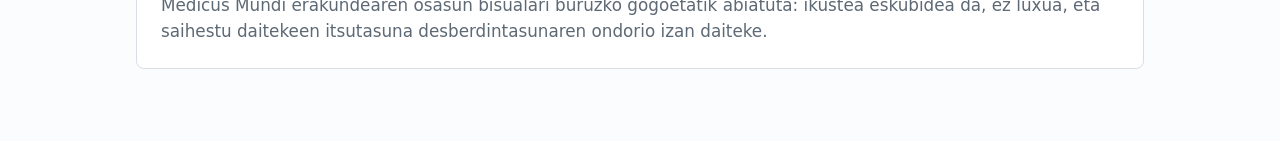
<file: docs/pastoraltza/goizeko-gogoetak/ikustearen-pribilegioa/index.html>
<!doctype html>
<!--
Materiala: Ikustearen pribilegioa
Arloa: Pastoraltza BH
Bilduma: Goizeko gogoetak
Etapa edo maila: DBH 1-2, DBH 3-4, BTX 1-2
Erabilera: Goizeko gogoeta, tutoretza hasiera edo sentsibilizazio une laburra
Egoera: argitaratua
Iturria, si procede: Medicus Mundi, "Ver el mundo no debería ser un privilegio" ideiatik abiatuta
Azken eguneraketa: 2026-05-20
-->
<html lang="eu">
  <head>
    <meta charset="utf-8">
    <meta name="viewport" content="width=device-width, initial-scale=1">
    <title>Ikustearen pribilegioa - Pastoraltza BH</title>
    <link rel="stylesheet" href="../../../assets/css/base.css">
  </head>
  <body>
    <header class="site-header">
      <a class="brand" href="../../../">Materialak</a>
      <nav aria-label="Pastoraltza nabigazioa">
        <a href="../../">Pastoraltza BH</a>
        <a href="../../../">Hasiera</a>
      </nav>
    </header>

    <main class="page">
      <section class="hero">
        <p class="eyebrow">Goizeko gogoeta</p>
        <h1>Ikustearen pribilegioa</h1>
        <p>
          Batzuetan, begiak irekitzea ohitura hutsa dela ematen du: argia,
          aurpegiak, arbela, mugikorra, bidea. Baina munduko pertsona askorentzat
          ondo ikustea ez da eguneroko gauza segurua; aukera, dirua, osasun
          zerbitzua eta jaio diren lekua tartean daude.
        </p>
      </section>

      <section class="panel">
        <h2>Sarrera komuna</h2>
        <p>
          Gaurko gogoetak galdera sinple batetik abiatu nahi du: zer gertatzen
          da ikustea eskubide bat izan beharrean pribilegio bihurtzen denean?
          Betaurreko batzuk, azterketa mediko bat edo tratamendu garaizkoa
          eskura ez izateak ikasteko, lan egiteko, mugitzeko eta besteekin
          harremantzeko aukerak mugatu ditzake.
        </p>
        <p>
          Ez da bakarrik osasun kontua. Justizia kontua ere bada: pertsona
          guztiek ez dituzte aukera berdinak beren begiak zaintzeko eta beren
          bizitza begirada argiz eraikitzeko.
        </p>
      </section>

      <section class="grid" aria-label="Etapaka lantzeko proposamenak">
        <article class="card">
          <span>DBH 1-2</span>
          <small>
            Pentsatu gaur goizean zenbat gauza egin dituzun ikusteari esker:
            norbait agurtu, testu bat irakurri, bidea aurkitu, aurpegi bat
            ulertu. Horietako bat ezin izango bazenu egin, nori eskatuko zenioke
            laguntza? Eta nor lagundu dezakezu zuk gaur?
          </small>
        </article>

        <article class="card">
          <span>DBH 3-4</span>
          <small>
            Osasuna ez da gorputzaren kontua bakarrik; gizartearen antolaketak
            ere eragiten du. Pertsona batek betaurrekoak behar baditu baina ezin
            baditu ordaindu, arazoa pertsona horrena bakarrik al da, ala guztion
            ardura ere bada?
          </small>
        </article>

        <article class="card">
          <span>BTX 1-2</span>
          <small>
            Ikusteko aukera galtzeak ez du berdin eragiten baliabideak dituen
            norbaitengan eta osasun zerbitzurik edo diru aukerarik ez duen
            norbaitengan. Zer esaten digu horrek eskubideei, duintasunari eta
            justizia sozialari buruz?
          </small>
        </article>
      </section>

      <section class="panel">
        <h2>Mini-gida irakaslearentzat</h2>
        <ul class="list">
          <li>
            <strong>Iraupena:</strong> 5-8 minutu, goizeko lehen unean edo
            tutoretza saio baten hasieran.
          </li>
          <li>
            <strong>Giroa:</strong> ez erabili errukia bilatzeko; helburua
            ikasleek eskubideen eta aukeren arteko lotura ulertzea da.
          </li>
          <li>
            <strong>Dinamika:</strong> irakurri sarrera, aukeratu etapari
            dagokion blokea eta utzi minutu bateko isiltasuna edo bikotekako
            solasaldi laburra.
          </li>
          <li>
            <strong>Zaindu beharrekoa:</strong> desgaitasuna edo osasun arazoak
            dituzten ikasleak ez jarri adibide pertsonal gisa. Gogoeta
            egiturazko desberdintasunean kokatu.
          </li>
        </ul>
      </section>

      <section class="panel">
        <h2>Galdera finala</h2>
        <p>
          Gaur, zer begiratu dezaket arreta handiagoz: nire inguruko pertsonak,
          nire pribilegioak edo ikusten ez dudan injustizia bat?
        </p>
      </section>

      <section class="panel">
        <h2>Iturria</h2>
        <p>
          Medicus Mundi erakundearen osasun bisualari buruzko gogoetatik
          abiatuta: ikustea eskubidea da, ez luxua, eta saihestu daitekeen
          itsutasuna desberdintasunaren ondorio izan daiteke.
        </p>
      </section>
    </main>
  </body>
</html>
</file>
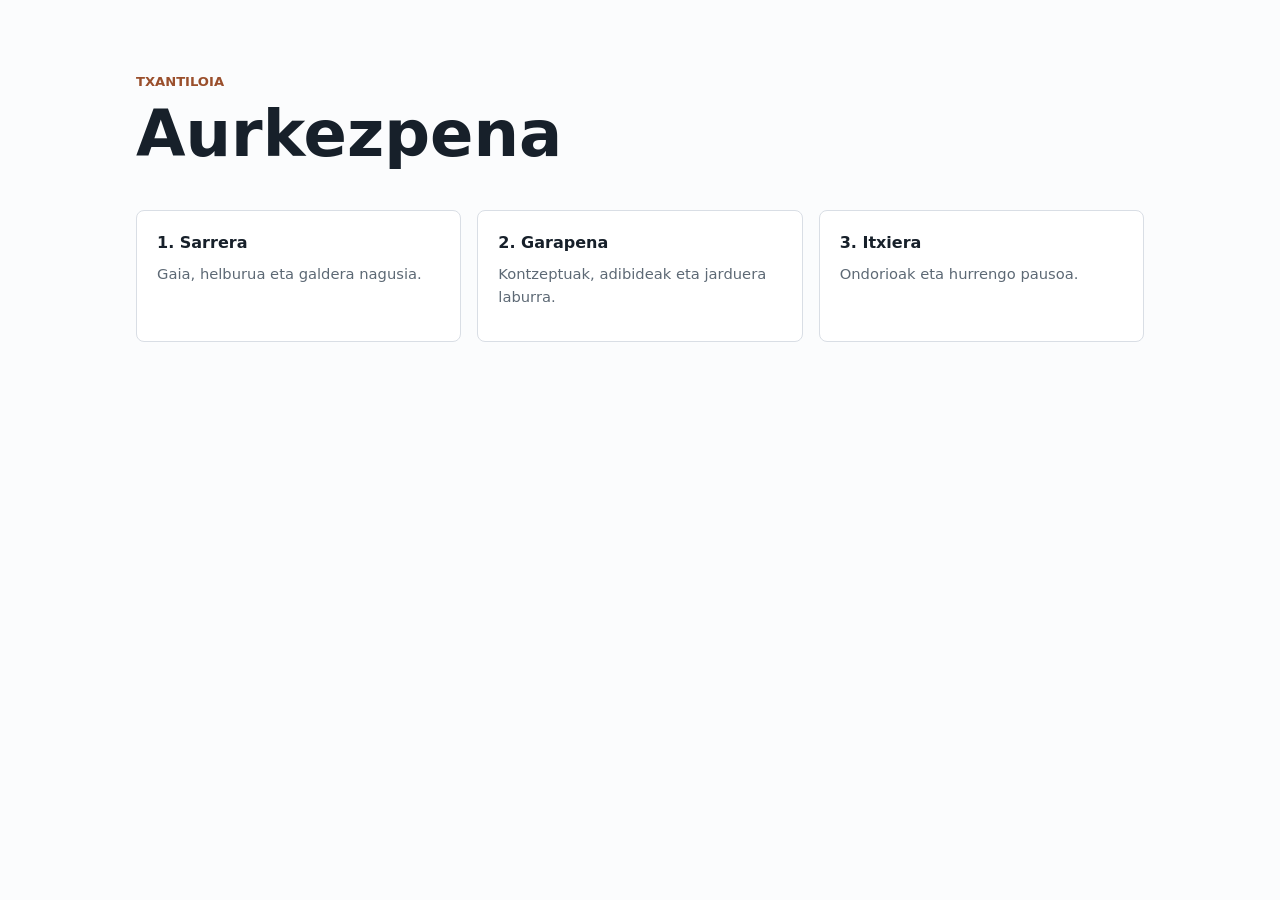
<file: docs/templates/aurkezpena.html>
<!doctype html>
<html lang="eu">
  <head>
    <meta charset="utf-8">
    <meta name="viewport" content="width=device-width, initial-scale=1">
    <title>Aurkezpena</title>
    <link rel="stylesheet" href="../assets/css/base.css">
  </head>
  <body>
    <main class="page">
      <p class="eyebrow">Txantiloia</p>
      <h1>Aurkezpena</h1>
      <section class="grid">
        <article class="card">
          <span>1. Sarrera</span>
          <small>Gaia, helburua eta galdera nagusia.</small>
        </article>
        <article class="card">
          <span>2. Garapena</span>
          <small>Kontzeptuak, adibideak eta jarduera laburra.</small>
        </article>
        <article class="card">
          <span>3. Itxiera</span>
          <small>Ondorioak eta hurrengo pausoa.</small>
        </article>
      </section>
    </main>
  </body>
</html>
</file>
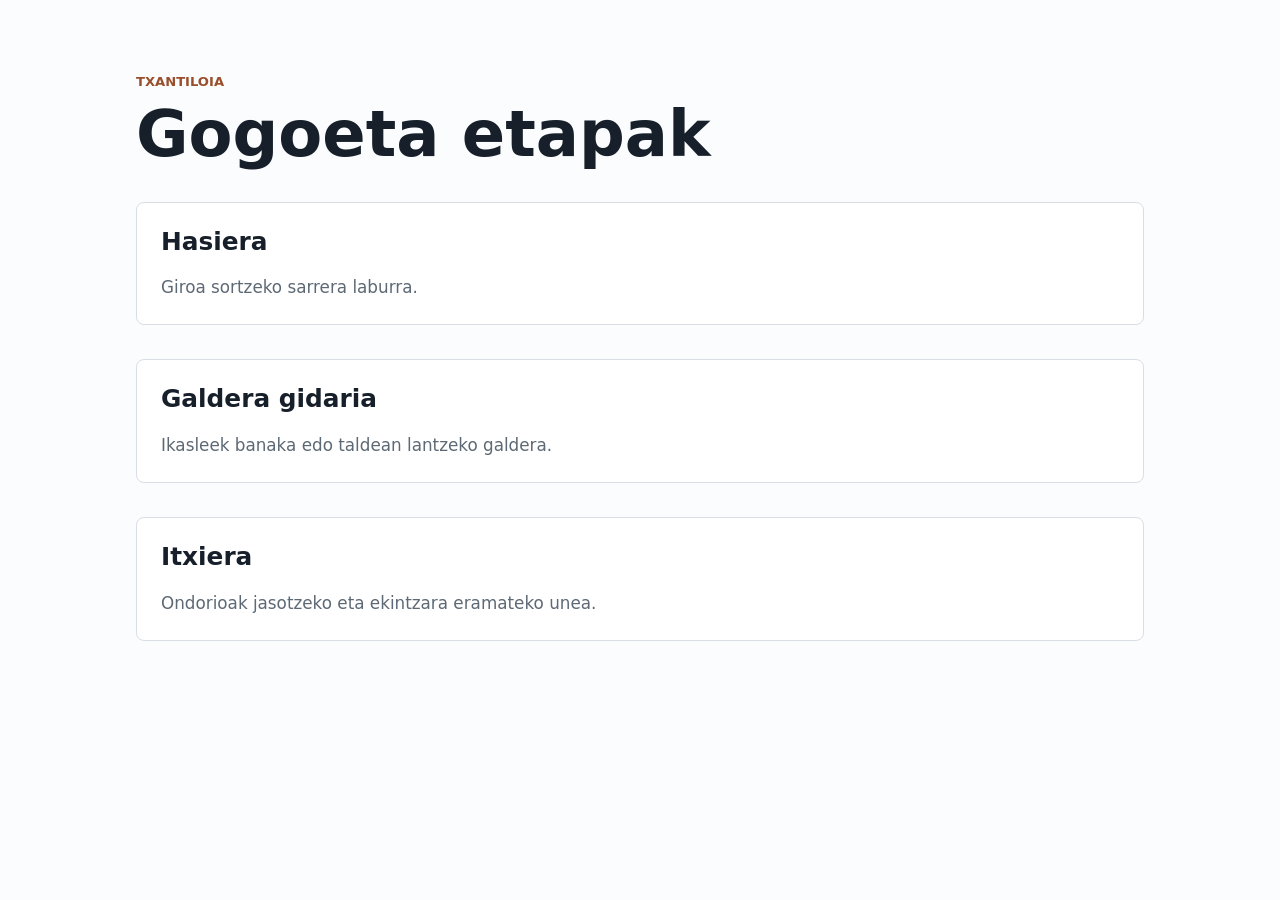
<file: docs/templates/gogoeta-etapak.html>
<!doctype html>
<html lang="eu">
  <head>
    <meta charset="utf-8">
    <meta name="viewport" content="width=device-width, initial-scale=1">
    <title>Gogoeta etapak</title>
    <link rel="stylesheet" href="../assets/css/base.css">
  </head>
  <body>
    <main class="page">
      <p class="eyebrow">Txantiloia</p>
      <h1>Gogoeta etapak</h1>
      <section class="panel">
        <h2>Hasiera</h2>
        <p>Giroa sortzeko sarrera laburra.</p>
      </section>
      <section class="panel">
        <h2>Galdera gidaria</h2>
        <p>Ikasleek banaka edo taldean lantzeko galdera.</p>
      </section>
      <section class="panel">
        <h2>Itxiera</h2>
        <p>Ondorioak jasotzeko eta ekintzara eramateko unea.</p>
      </section>
    </main>
  </body>
</html>
</file>
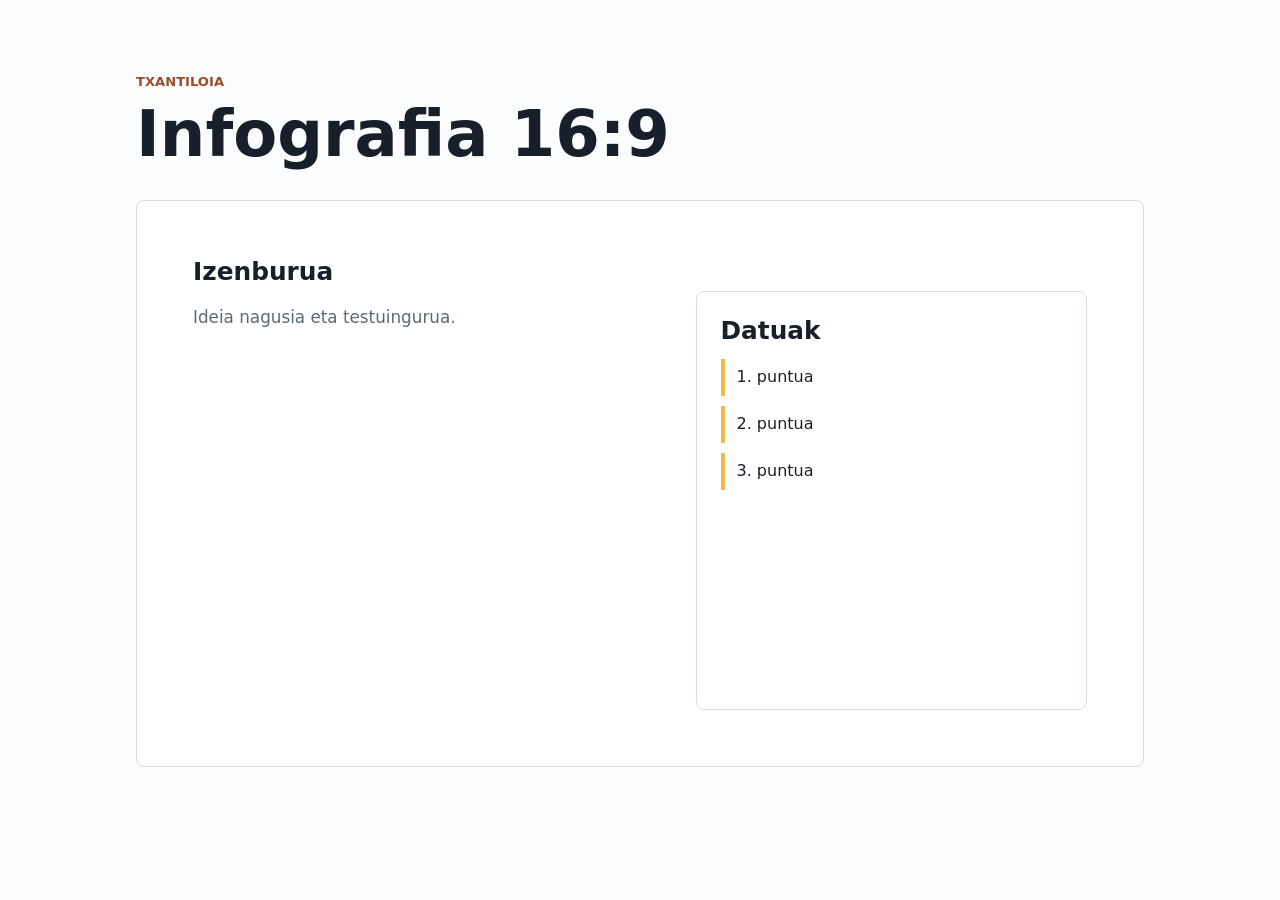
<file: docs/templates/infografia-16-9.html>
<!doctype html>
<html lang="eu">
  <head>
    <meta charset="utf-8">
    <meta name="viewport" content="width=device-width, initial-scale=1">
    <title>Infografia 16:9</title>
    <link rel="stylesheet" href="../assets/css/base.css">
    <style>
      .slide {
        aspect-ratio: 16 / 9;
        background: var(--surface);
        border: 1px solid var(--line);
        border-radius: 8px;
        display: grid;
        gap: 24px;
        grid-template-columns: 1.1fr 0.9fr;
        margin-top: 32px;
        padding: clamp(24px, 5vw, 56px);
      }
    </style>
  </head>
  <body>
    <main class="page">
      <p class="eyebrow">Txantiloia</p>
      <h1>Infografia 16:9</h1>
      <section class="slide" aria-label="Infografia">
        <div>
          <h2>Izenburua</h2>
          <p>Ideia nagusia eta testuingurua.</p>
        </div>
        <div class="panel">
          <h2>Datuak</h2>
          <ul class="list">
            <li>1. puntua</li>
            <li>2. puntua</li>
            <li>3. puntua</li>
          </ul>
        </div>
      </section>
    </main>
  </body>
</html>
</file>
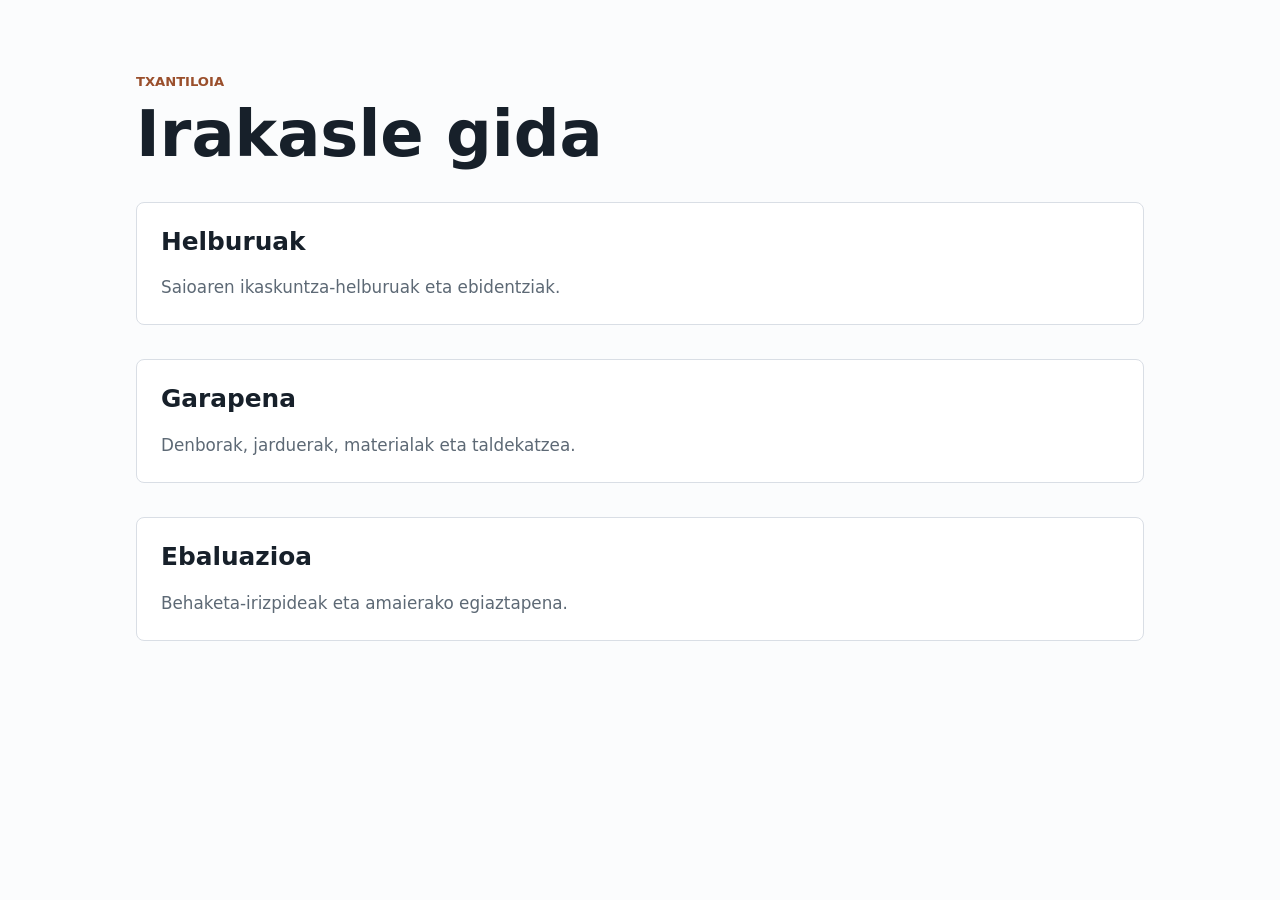
<file: docs/templates/irakasle-gida.html>
<!doctype html>
<html lang="eu">
  <head>
    <meta charset="utf-8">
    <meta name="viewport" content="width=device-width, initial-scale=1">
    <title>Irakasle gida</title>
    <link rel="stylesheet" href="../assets/css/base.css">
  </head>
  <body>
    <main class="page">
      <p class="eyebrow">Txantiloia</p>
      <h1>Irakasle gida</h1>
      <section class="panel">
        <h2>Helburuak</h2>
        <p>Saioaren ikaskuntza-helburuak eta ebidentziak.</p>
      </section>
      <section class="panel">
        <h2>Garapena</h2>
        <p>Denborak, jarduerak, materialak eta taldekatzea.</p>
      </section>
      <section class="panel">
        <h2>Ebaluazioa</h2>
        <p>Behaketa-irizpideak eta amaierako egiaztapena.</p>
      </section>
    </main>
  </body>
</html>
</file>
<file: docs/assets/css/base.css>
:root {
  color-scheme: light;
  --ink: #17202a;
  --muted: #5d6975;
  --line: #d9dee5;
  --paper: #fbfcfd;
  --surface: #ffffff;
  --accent: #226f6c;
  --accent-2: #9a4f2c;
  --focus: #f1b84b;
  --soft: #eef3f3;
}

* {
  box-sizing: border-box;
}

body {
  margin: 0;
  background: var(--paper);
  color: var(--ink);
  font-family: Inter, ui-sans-serif, system-ui, -apple-system, BlinkMacSystemFont, "Segoe UI", sans-serif;
  line-height: 1.55;
}

body[data-area="pastoraltza"] {
  --accent: #226f6c;
  --accent-2: #9a4f2c;
  --focus: #f1b84b;
  --soft: #eef6f4;
}

body[data-area="psikologia"] {
  --accent: #4a5f9e;
  --accent-2: #8a4b65;
  --focus: #75b6c8;
  --soft: #f0f3fb;
}

body[data-area="historia"] {
  --accent: #6d5635;
  --accent-2: #8d3f35;
  --focus: #d2aa58;
  --soft: #f6f2ec;
}

body[data-area="ekonomia"] {
  --accent: #27644f;
  --accent-2: #5f6470;
  --focus: #8fbd6f;
  --soft: #eef6f0;
}

body[data-area="erlijioa"] {
  --accent: #684f8f;
  --accent-2: #2f6f77;
  --focus: #d0a54f;
  --soft: #f3f0f7;
}

a {
  color: inherit;
}

.site-header {
  align-items: center;
  background: var(--surface);
  border-bottom: 1px solid var(--line);
  display: flex;
  gap: 24px;
  justify-content: space-between;
  padding: 18px clamp(18px, 5vw, 56px);
}

.brand {
  color: var(--accent);
  font-weight: 800;
  text-decoration: none;
}

nav {
  display: flex;
  flex-wrap: wrap;
  gap: 14px;
}

nav a {
  color: var(--muted);
  font-size: 0.94rem;
  text-decoration: none;
}

nav a:hover,
.brand:hover {
  text-decoration: underline;
  text-decoration-thickness: 2px;
  text-underline-offset: 4px;
}

.page {
  margin: 0 auto;
  max-width: 1120px;
  padding: clamp(28px, 6vw, 72px) clamp(18px, 5vw, 56px);
}

.hero {
  max-width: 780px;
}

.hero-wide {
  background: linear-gradient(90deg, var(--soft), var(--surface));
  border-left: 8px solid var(--accent);
  max-width: none;
  padding: clamp(24px, 5vw, 48px);
}

.hero-wide p {
  max-width: 760px;
}

.eyebrow {
  color: var(--accent-2);
  font-size: 0.82rem;
  font-weight: 800;
  letter-spacing: 0;
  margin: 0 0 10px;
  text-transform: uppercase;
}

h1 {
  font-size: 4rem;
  line-height: 1.02;
  margin: 0;
}

h2 {
  font-size: 1.55rem;
  line-height: 1.2;
  margin: 0 0 14px;
}

p {
  color: var(--muted);
  font-size: 1.05rem;
  margin: 18px 0 0;
}

code {
  background: #eef3f3;
  border: 1px solid #d3dddd;
  border-radius: 6px;
  color: var(--accent);
  font-family: ui-monospace, SFMono-Regular, Menlo, Monaco, Consolas, monospace;
  font-size: 0.94em;
  padding: 0.12em 0.34em;
}

.grid {
  display: grid;
  gap: 16px;
  grid-template-columns: repeat(auto-fit, minmax(220px, 1fr));
  margin-top: 42px;
}

.grid-tight {
  margin-top: 22px;
}

.card,
.panel {
  background: var(--surface);
  border: 1px solid var(--line);
  border-radius: 8px;
}

.card {
  display: block;
  min-height: 132px;
  padding: 20px;
  text-decoration: none;
}

.card:hover {
  border-color: var(--accent);
}

.card span {
  display: block;
  font-weight: 800;
  margin-bottom: 8px;
}

.card small {
  color: var(--muted);
  display: block;
  font-size: 0.92rem;
}

.card .label {
  display: inline-block;
  margin-top: 14px;
}

.panel {
  margin-top: 34px;
  padding: 24px;
}

.panel-header {
  align-items: start;
  display: flex;
  gap: 18px;
  justify-content: space-between;
}

.panel-header p {
  margin-top: 0;
  max-width: 620px;
}

.label {
  background: var(--soft);
  border: 1px solid var(--line);
  border-radius: 999px;
  color: var(--accent);
  display: inline-block;
  font-size: 0.82rem;
  font-weight: 800;
  padding: 4px 10px;
}

.meta {
  color: var(--muted);
  display: flex;
  flex-wrap: wrap;
  gap: 8px;
  margin-top: 14px;
}

.meta span {
  background: var(--soft);
  border-radius: 999px;
  padding: 4px 10px;
}

.catalog-item {
  border-left: 4px solid var(--focus);
  display: grid;
  gap: 8px;
  padding: 10px 0 10px 12px;
}

.catalog-item a {
  color: var(--accent);
  font-weight: 800;
  text-decoration: none;
}

.catalog-item a:hover {
  text-decoration: underline;
  text-underline-offset: 4px;
}

.path {
  color: var(--muted);
  font-family: ui-monospace, SFMono-Regular, Menlo, Monaco, Consolas, monospace;
  font-size: 0.88rem;
}

.list {
  display: grid;
  gap: 10px;
  list-style: none;
  margin: 0;
  padding: 0;
}

.list li {
  border-left: 4px solid var(--focus);
  padding: 6px 0 6px 12px;
}

@media (max-width: 720px) {
  .site-header {
    align-items: flex-start;
    flex-direction: column;
  }

  h1 {
    font-size: 2.25rem;
  }

  nav {
    gap: 10px 14px;
  }

  .panel-header {
    display: block;
  }
}
</file>
